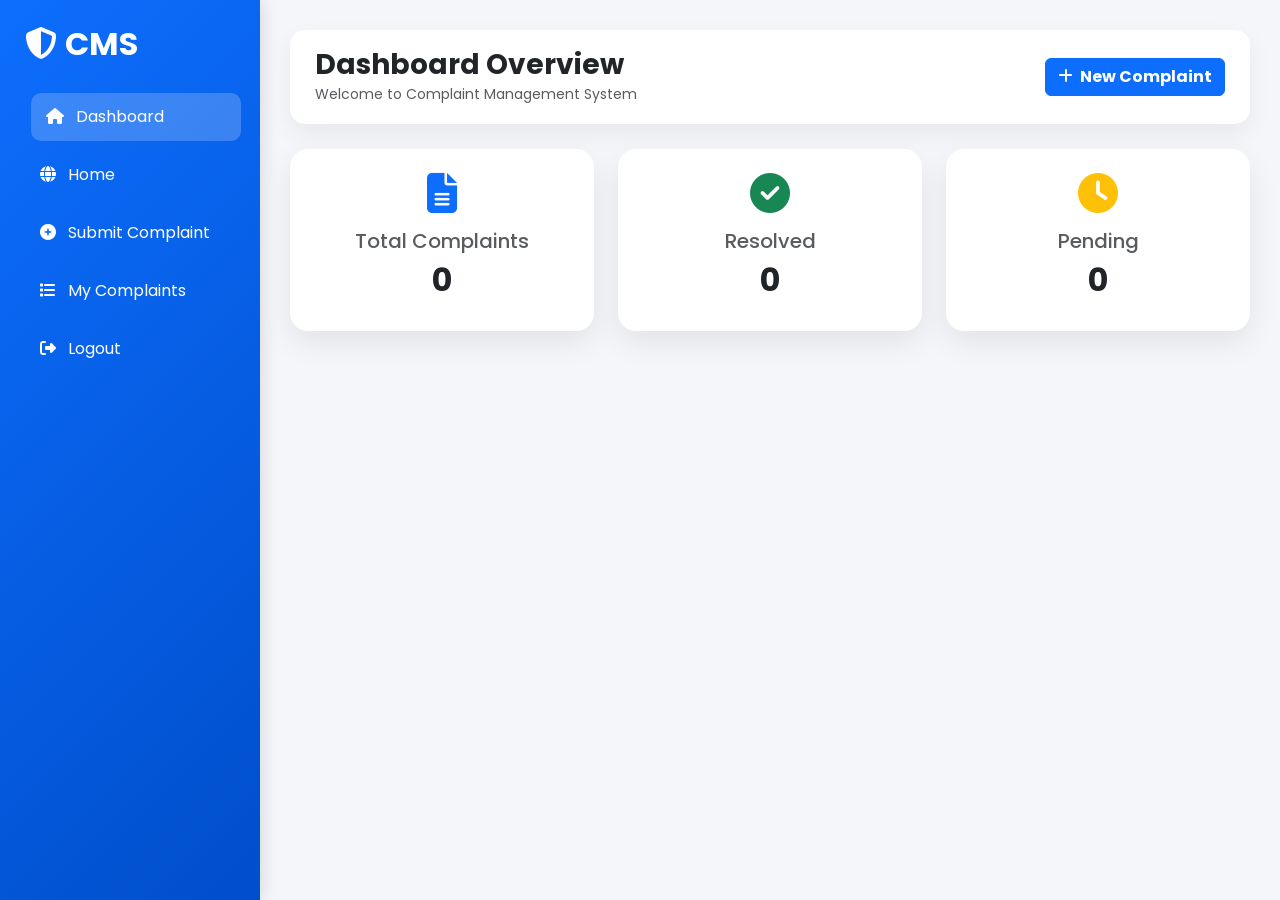
<file: dashboard.html>
<!DOCTYPE html>
<html lang="en">

<head>
    <meta charset="UTF-8">
    <meta name="viewport" content="width=device-width, initial-scale=1.0">
    <title>Dashboard | CMS</title>

    <!-- Bootstrap CSS -->
    <link href="https://cdn.jsdelivr.net/npm/bootstrap@5.3.3/dist/css/bootstrap.min.css" rel="stylesheet">

    <!-- Google Font -->
    <link href="https://fonts.googleapis.com/css2?family=Poppins:wght@300;400;600;700&display=swap" rel="stylesheet">

    <!-- Font Awesome Icons -->
    <link rel="stylesheet" href="https://cdnjs.cloudflare.com/ajax/libs/font-awesome/6.5.0/css/all.min.css">

    <style>
        body {
            margin: 0;
            font-family: 'Poppins', sans-serif;
            background: #f4f6f9;
        }

        /* SIDEBAR */
        .sidebar {
            width: 260px;
            height: 100vh;
            background: linear-gradient(135deg, #0d6efd, #004ecb);
            position: fixed;
            left: 0;
            top: 0;
            color: white;
            padding: 25px;
            box-shadow: 4px 0 15px rgba(0, 0, 0, 0.1);
            z-index: 1000;
        }

        .sidebar h2 {
            font-weight: 700;
            margin-bottom: 30px;
        }

        .sidebar a {
            display: block;
            color: white;
            text-decoration: none;
            padding: 12px 15px;
            margin-bottom: 10px;
            border-radius: 10px;
            transition: 0.3s;
        }

        .sidebar a:hover,
        .sidebar a.active-link {
            background: rgba(255, 255, 255, 0.2);
            transform: translateX(6px);
        }

        /* MAIN */
        .main {
            margin-left: 260px;
            padding: 30px;
        }

        /* TOPBAR */
        .topbar {
            background: white;
            padding: 18px 25px;
            border-radius: 15px;
            margin-bottom: 25px;
            box-shadow: 0 10px 25px rgba(0, 0, 0, 0.06);
        }

        /* CARDS */
        .card-box {
            border: none;
            border-radius: 18px;
            box-shadow: 0 12px 30px rgba(0, 0, 0, 0.08);
            transition: 0.3s;
        }

        .card-box:hover {
            transform: translateY(-8px);
        }

        /* RESPONSIVE */
        @media(max-width:768px) {
            .sidebar {
                width: 100%;
                height: auto;
                position: relative;
                text-align: center;
                padding: 20px;
            }

            .sidebar a:hover,
            .sidebar a.active-link {
                transform: none;
            }

            .main {
                margin-left: 0;
                padding: 20px 15px;
            }
        }
    </style>

</head>

<body>

    <!-- SIDEBAR -->
    <div class="sidebar">
        <h2><i class="fas fa-shield-alt me-2"></i>CMS</h2>

        <a href="dashboard.html" class="active-link"><i class="fas fa-home me-2"></i> Dashboard</a>
        <a href="index.html"><i class="fas fa-globe me-2"></i> Home</a>
        <a href="submitcomplaint.html"><i class="fas fa-plus-circle me-2"></i> Submit Complaint</a>
        <a href="mycomplaints.html"><i class="fas fa-list me-2"></i> My Complaints</a>
        <a href="#" onclick="logoutUser()"><i class="fas fa-sign-out-alt me-2"></i> Logout</a>
    </div>

    <!-- MAIN -->
    <div class="main">

        <div class="topbar d-flex justify-content-between align-items-center">
            <div>
                <h3 class="m-0 fw-bold">Dashboard Overview</h3>
                <small class="text-muted" id="welcomeUser">Welcome to Complaint Management System</small>
            </div>
            <div>
                <a href="submitcomplaint.html" class="btn btn-primary fw-bold">
                    <i class="fas fa-plus me-1"></i> New Complaint
                </a>
            </div>
        </div>

        <div class="row g-4">

            <div class="col-md-4">
                <div class="card card-box p-4 text-center">
                    <i class="fas fa-file-alt fs-1 text-primary mb-3"></i>
                    <h5 class="text-muted">Total Complaints</h5>
                    <h2 class="fw-bold text-dark" id="totalCount">0</h2>
                </div>
            </div>

            <div class="col-md-4">
                <div class="card card-box p-4 text-center">
                    <i class="fas fa-check-circle fs-1 text-success mb-3"></i>
                    <h5 class="text-muted">Resolved</h5>
                    <h2 class="fw-bold text-dark" id="resolvedCount">0</h2>
                </div>
            </div>

            <div class="col-md-4">
                <div class="card card-box p-4 text-center">
                    <i class="fas fa-clock fs-1 text-warning mb-3"></i>
                    <h5 class="text-muted">Pending</h5>
                    <h2 class="fw-bold text-dark" id="pendingCount">0</h2>
                </div>
            </div>

        </div>

    </div>

    <!-- Bootstrap JS Bundle -->
    <script src="https://cdn.jsdelivr.net/npm/bootstrap@5.3.3/dist/js/bootstrap.bundle.min.js"></script>

    <!-- DYNAMIC SCRIPT -->
    <script>
        document.addEventListener("DOMContentLoaded", function () {
            // Fetch User Details
            const currentUser = JSON.parse(localStorage.getItem("currentUser"));
            if (currentUser && currentUser.email) {
                document.getElementById("welcomeUser").innerText = "Welcome back, " + currentUser.email;
            }

            // Fetch Complaints Data
            const complaints = JSON.parse(localStorage.getItem("complaints")) || [];

            const total = complaints.length;
            const resolved = complaints.filter(c => c.status === "Resolved").length;
            const pending = complaints.filter(c => c.status === "Pending" || !c.status).length;

            document.getElementById("totalCount").innerText = total;
            document.getElementById("resolvedCount").innerText = resolved;
            document.getElementById("pendingCount").innerText = pending;
        });

        function logoutUser() {
            localStorage.removeItem("currentUser");
            window.location.href = "login.html";
        }
    </script>

</body>

</html>
</file>
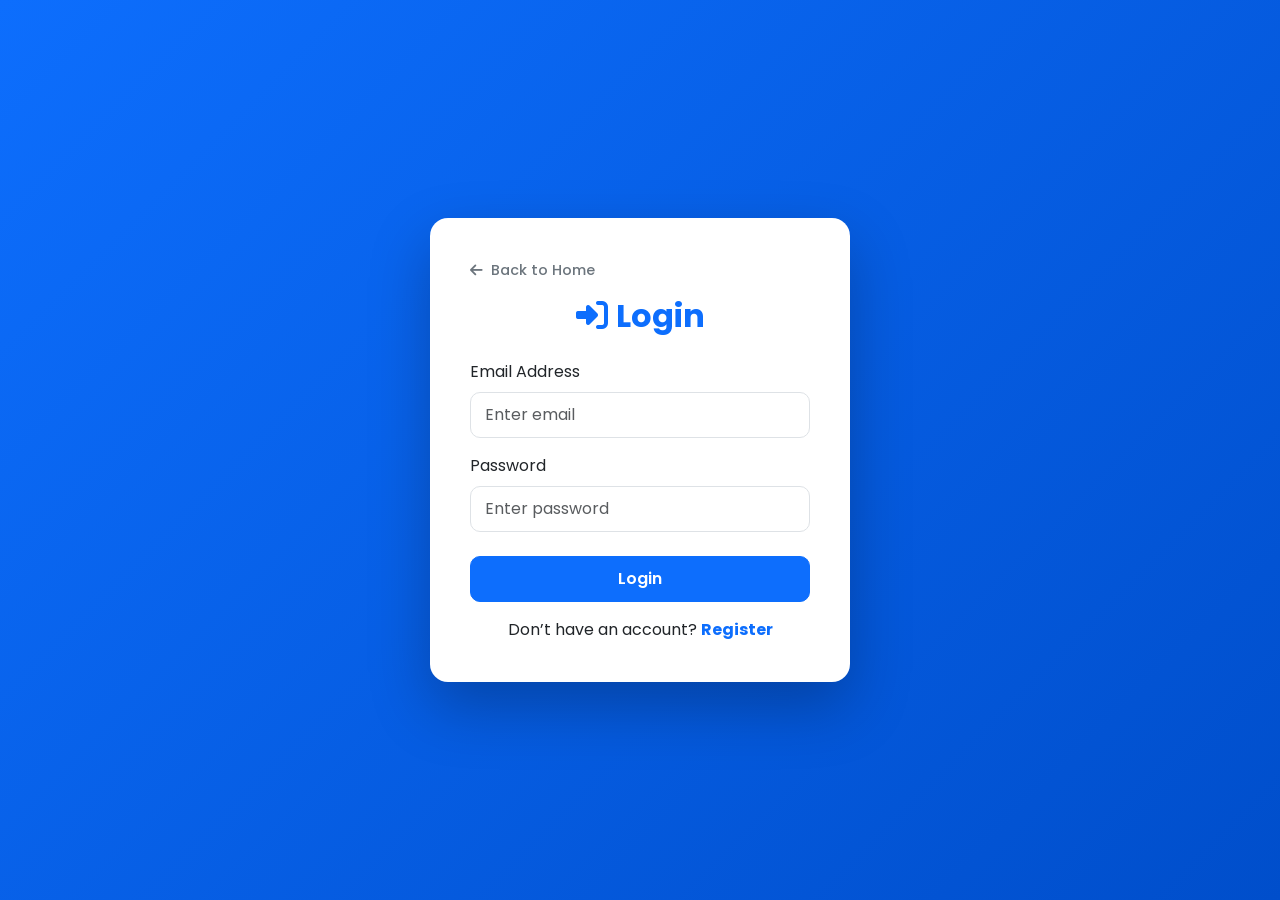
<file: login.html>
<!DOCTYPE html>
<html lang="en">

<head>
    <meta charset="UTF-8">
    <meta name="viewport" content="width=device-width, initial-scale=1.0">
    <title>Login | CMS</title>

    <!-- Bootstrap CSS -->
    <link href="https://cdn.jsdelivr.net/npm/bootstrap@5.3.3/dist/css/bootstrap.min.css" rel="stylesheet">

    <!-- Google Font -->
    <link href="https://fonts.googleapis.com/css2?family=Poppins:wght@300;400;600;700&display=swap" rel="stylesheet">

    <!-- Font Awesome Icons -->
    <link rel="stylesheet" href="https://cdnjs.cloudflare.com/ajax/libs/font-awesome/6.5.0/css/all.min.css">

    <style>
        body {
            margin: 0;
            font-family: 'Poppins', sans-serif;
            background: linear-gradient(135deg, #0d6efd, #004ecb);
            height: 100vh;
            display: flex;
            align-items: center;
            justify-content: center;
        }

        /* LOGIN CARD */
        .login-box {
            background: #fff;
            padding: 40px;
            border-radius: 18px;
            width: 100%;
            max-width: 420px;
            box-shadow: 0 25px 60px rgba(0, 0, 0, 0.25);
            animation: fadeIn 0.7s ease-in-out;
            position: relative;
        }

        /* TITLE */
        .login-box h2 {
            font-weight: 700;
            text-align: center;
            margin-bottom: 25px;
            color: #0d6efd;
        }

        /* INPUT */
        .form-control {
            padding: 10px 14px;
            border-radius: 10px;
            transition: 0.3s;
        }

        .form-control:focus {
            border-color: #0d6efd;
            box-shadow: 0 0 10px rgba(13, 110, 253, 0.3);
        }

        /* BUTTON */
        .btn-primary {
            width: 100%;
            padding: 10px;
            font-weight: 600;
            border-radius: 10px;
            transition: 0.3s;
        }

        .btn-primary:hover {
            background: #004ecb;
            transform: scale(1.02);
        }

        /* LINK */
        .login-box a {
            text-decoration: none;
            font-weight: 500;
        }

        .back-home {
            display: inline-block;
            margin-bottom: 15px;
            color: #6c757d;
            font-size: 0.9rem;
            transition: 0.2s;
        }

        .back-home:hover {
            color: #0d6efd;
        }

        /* ANIMATION */
        @keyframes fadeIn {
            from {
                opacity: 0;
                transform: translateY(20px);
            }

            to {
                opacity: 1;
                transform: translateY(0);
            }
        }
    </style>
</head>

<body>

    <div class="login-box">

        <a href="index.html" class="back-home">
            <i class="fas fa-arrow-left me-1"></i> Back to Home
        </a>

        <h2><i class="fas fa-right-to-bracket me-2"></i>Login</h2>

        <!-- FORM WITH REDIRECT -->
        <form onsubmit="return loginUser(event)">

            <div class="mb-3">
                <label for="email" class="form-label">Email Address</label>
                <input type="email" id="email" class="form-control" placeholder="Enter email" required>
            </div>

            <div class="mb-3">
                <label for="password" class="form-label">Password</label>
                <input type="password" id="password" class="form-control" placeholder="Enter password" required>
            </div>

            <button type="submit" class="btn btn-primary mt-2">Login</button>

            <p class="text-center mt-3 mb-0">
                Don’t have an account?
                <a href="register.html" class="fw-bold">Register</a>
            </p>

        </form>

    </div>

    <!-- Bootstrap JS Bundle -->
    <script src="https://cdn.jsdelivr.net/npm/bootstrap@5.3.3/dist/js/bootstrap.bundle.min.js"></script>

    <!-- SCRIPT -->
    <script>
        function loginUser(event) {
            if (event) event.preventDefault();
            window.location.href = "dashboard.html";
            return false;
        }
    </script>

</body>

</html>
</file>
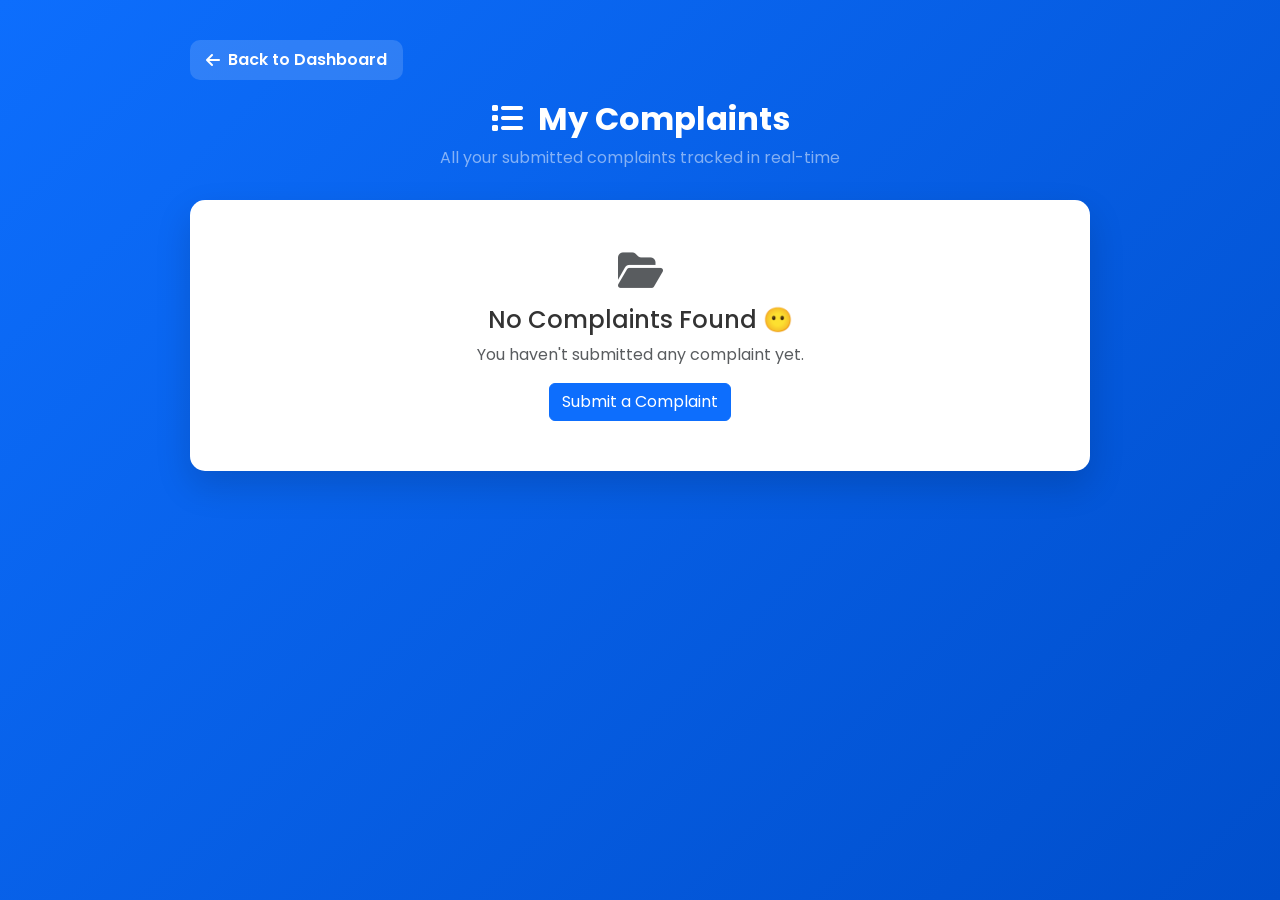
<file: mycomplaints.html>
<!DOCTYPE html>
<html lang="en">

<head>
    <meta charset="UTF-8">
    <meta name="viewport" content="width=device-width, initial-scale=1.0">
    <title>My Complaints | CMS</title>

    <!-- Bootstrap CSS -->
    <link href="https://cdn.jsdelivr.net/npm/bootstrap@5.3.3/dist/css/bootstrap.min.css" rel="stylesheet">

    <!-- Google Font -->
    <link href="https://fonts.googleapis.com/css2?family=Poppins:wght@300;400;600;700&display=swap" rel="stylesheet">

    <!-- Font Awesome Icons -->
    <link rel="stylesheet" href="https://cdnjs.cloudflare.com/ajax/libs/font-awesome/6.5.0/css/all.min.css">

    <style>
        body {
            margin: 0;
            font-family: 'Poppins', sans-serif;
            background: linear-gradient(135deg, #0d6efd, #004ecb);
            min-height: 100vh;
            padding: 40px 20px;
            color: white;
        }

        .header {
            text-align: center;
            margin-bottom: 30px;
            animation: fadeDown 0.5s ease;
            position: relative;
        }

        .header h2 {
            font-weight: 700;
        }

        .wrapper {
            max-width: 900px;
            margin: auto;
        }

        .card-box {
            background: white;
            color: #333;
            border: none;
            border-radius: 15px;
            padding: 22px;
            margin-bottom: 18px;
            box-shadow: 0 15px 35px rgba(0, 0, 0, 0.15);
            transition: 0.3s;
            animation: fadeUp 0.4s ease;
        }

        .card-box:hover {
            transform: translateY(-6px);
        }

        .empty {
            text-align: center;
            padding: 50px;
            background: white;
            color: #333;
            border-radius: 15px;
            box-shadow: 0 15px 35px rgba(0, 0, 0, 0.15);
        }

        .back-link {
            display: inline-flex;
            align-items: center;
            color: white;
            text-decoration: none;
            font-weight: 600;
            margin-bottom: 20px;
            background: rgba(255, 255, 255, 0.15);
            padding: 8px 16px;
            border-radius: 10px;
            transition: 0.3s;
        }

        .back-link:hover {
            background: rgba(255, 255, 255, 0.3);
            color: white;
        }

        .btn-delete {
            color: #dc3545;
            background: rgba(220, 53, 69, 0.1);
            border: none;
            padding: 6px 12px;
            border-radius: 8px;
            transition: 0.2s;
        }

        .btn-delete:hover {
            background: #dc3545;
            color: white;
        }

        @keyframes fadeUp {
            from {
                opacity: 0;
                transform: translateY(20px);
            }

            to {
                opacity: 1;
                transform: translateY(0);
            }
        }

        @keyframes fadeDown {
            from {
                opacity: 0;
                transform: translateY(-20px);
            }

            to {
                opacity: 1;
                transform: translateY(0);
            }
        }

        .badge-id {
            background: #0d6efd;
            padding: 6px 12px;
            border-radius: 8px;
            font-weight: 600;
        }

        .badge-status {
            background: #ffc107;
            color: #000;
            padding: 5px 10px;
            border-radius: 8px;
            font-size: 0.8rem;
            font-weight: 600;
        }
    </style>
</head>

<body>

    <div class="wrapper">

        <a href="dashboard.html" class="back-link">
            <i class="fas fa-arrow-left me-2"></i> Back to Dashboard
        </a>

        <div class="header">
            <h2>
                <i class="fas fa-list me-2"></i>
                My Complaints
            </h2>

            <p class="text-white-50">
                All your submitted complaints tracked in real-time
            </p>
        </div>

        <div id="list"></div>

    </div>

    <!-- Bootstrap JS Bundle -->
    <script src="https://cdn.jsdelivr.net/npm/bootstrap@5.3.3/dist/js/bootstrap.bundle.min.js"></script>

    <script>
        function loadComplaints() {
            const listDiv = document.getElementById("list");
            let complaints = JSON.parse(localStorage.getItem("complaints")) || [];

            if (complaints.length === 0) {
                listDiv.innerHTML = `
                    <div class="empty">
                        <i class="fas fa-folder-open fs-1 text-muted mb-3"></i>
                        <h4>No Complaints Found 😶</h4>
                        <p class="text-muted mb-3">You haven't submitted any complaint yet.</p>
                        <a href="submitcomplaint.html" class="btn btn-primary">Submit a Complaint</a>
                    </div>
                `;
                return;
            }

            let html = "";

            // আসল Index ট্রাক করার জন্য reverse করার আগের Index সংরক্ষণ করা হয়েছে
            [...complaints].reverse().forEach((c, index) => {
                let originalIndex = complaints.length - 1 - index;

                html += `
                    <div class="card-box">
                        <div class="d-flex justify-content-between align-items-center mb-2">
                            <h5 class="fw-bold m-0 text-primary">${c.title || "No Title"}</h5>
                            <div>
                                <span class="badge-status me-2">Pending</span>
                                <span class="badge-id text-white">#${originalIndex + 1}</span>
                            </div>
                        </div>

                        <p class="mb-2">
                            <strong><i class="fas fa-user me-1 text-muted"></i> Name:</strong> ${c.name || "Unknown"}
                        </p>

                        <p class="text-secondary mb-3">
                            ${c.details || "No details available"}
                        </p>

                        <div class="d-flex justify-content-between align-items-center border-top pt-2">
                            <small class="text-muted">
                                <i class="fas fa-calendar-alt me-1"></i> ${c.date || "No date"}
                            </small>
                            <button class="btn-delete" onclick="deleteComplaint(${originalIndex})">
                                <i class="fas fa-trash-alt me-1"></i> Delete
                            </button>
                        </div>
                    </div>
                `;
            });

            listDiv.innerHTML = html;
        }

        function deleteComplaint(index) {
            if (confirm("Are you sure you want to delete this complaint?")) {
                let complaints = JSON.parse(localStorage.getItem("complaints")) || [];
                complaints.splice(index, 1);
                localStorage.setItem("complaints", JSON.stringify(complaints));
                loadComplaints();
            }
        }

        window.addEventListener("DOMContentLoaded", loadComplaints);
    </script>

</body>

</html>
</file>
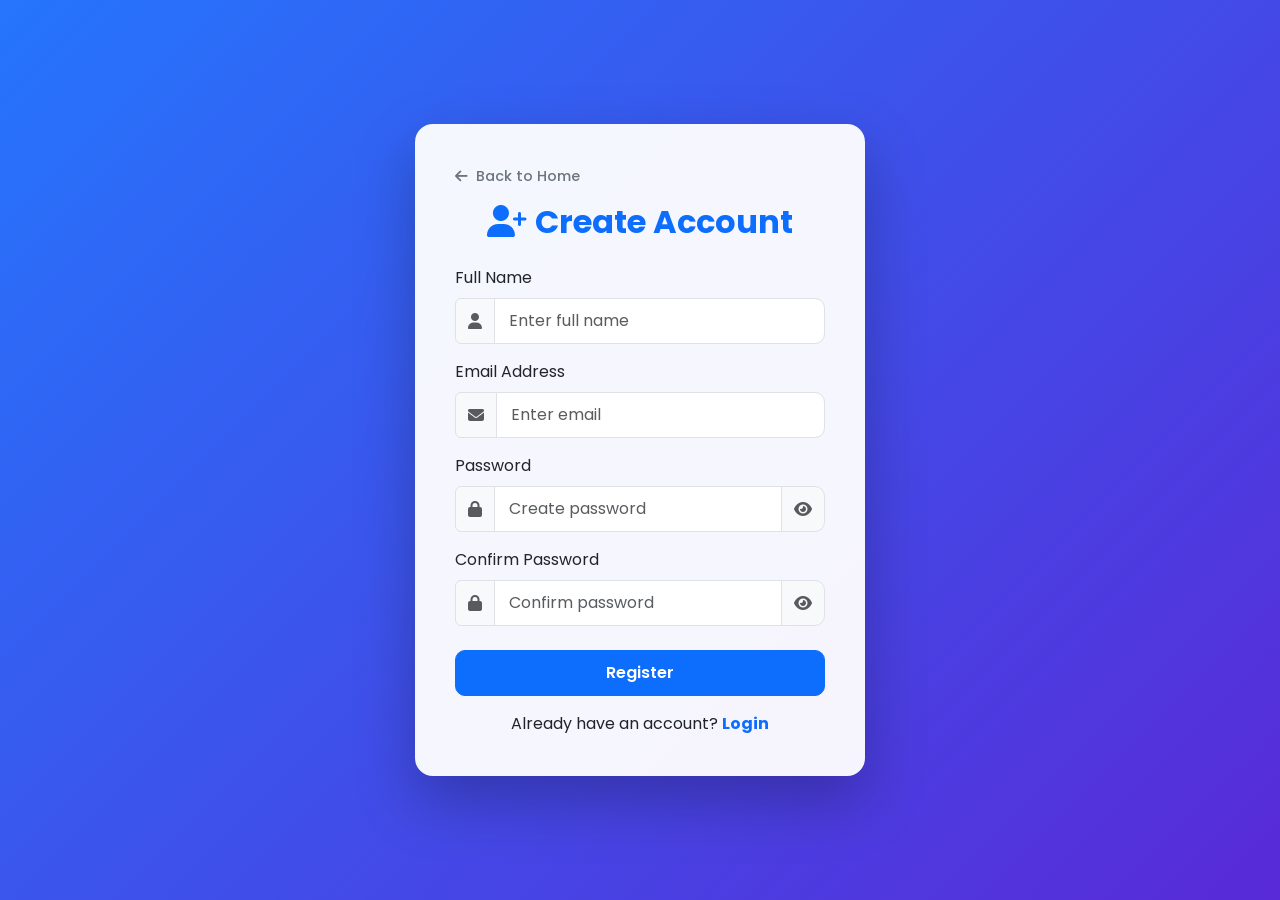
<file: register.html>
<!DOCTYPE html>
<html lang="en">

<head>
    <meta charset="UTF-8">
    <meta name="viewport" content="width=device-width, initial-scale=1.0">
    <title>Register | CMS</title>

    <!-- Bootstrap CSS -->
    <link href="https://cdn.jsdelivr.net/npm/bootstrap@5.3.3/dist/css/bootstrap.min.css" rel="stylesheet">

    <!-- Google Font -->
    <link href="https://fonts.googleapis.com/css2?family=Poppins:wght@300;400;600;700&display=swap" rel="stylesheet">

    <!-- Font Awesome Icons -->
    <link rel="stylesheet" href="https://cdnjs.cloudflare.com/ajax/libs/font-awesome/6.5.0/css/all.min.css">

    <style>
        body {
            margin: 0;
            font-family: 'Poppins', sans-serif;
            min-height: 100vh;
            display: flex;
            align-items: center;
            justify-content: center;
            background: linear-gradient(-45deg, #0d6efd, #004ecb, #6a11cb, #2575fc);
            background-size: 400% 400%;
            animation: gradientBG 10s ease infinite;
            padding: 30px 20px;
        }

        /* BACKGROUND ANIMATION */
        @keyframes gradientBG {
            0% {
                background-position: 0% 50%;
            }

            50% {
                background-position: 100% 50%;
            }

            100% {
                background-position: 0% 50%;
            }
        }

        /* REGISTER BOX */
        .register-box {
            background: rgba(255, 255, 255, 0.95);
            padding: 40px;
            border-radius: 18px;
            width: 100%;
            max-width: 450px;
            box-shadow: 0 25px 60px rgba(0, 0, 0, 0.25);
            animation: fadeIn 0.8s ease-in-out;
            position: relative;
        }

        /* TITLE */
        .register-box h2 {
            font-weight: 700;
            text-align: center;
            margin-bottom: 25px;
            color: #0d6efd;
        }

        /* INPUT */
        .form-control {
            padding: 10px 14px;
            border-radius: 10px;
            transition: 0.3s;
        }

        .form-control:focus {
            border-color: #0d6efd;
            box-shadow: 0 0 12px rgba(13, 110, 253, 0.3);
        }

        /* BUTTON */
        .btn-primary {
            width: 100%;
            padding: 10px;
            font-weight: 600;
            border-radius: 10px;
            transition: 0.3s;
        }

        .btn-primary:hover {
            background: #004ecb;
            transform: scale(1.02);
        }

        /* LINK */
        .register-box a {
            text-decoration: none;
            font-weight: 500;
        }

        .back-home {
            display: inline-block;
            margin-bottom: 15px;
            color: #6c757d;
            font-size: 0.9rem;
            transition: 0.2s;
        }

        .back-home:hover {
            color: #0d6efd;
        }

        .toggle-password {
            cursor: pointer;
            border-top-right-radius: 10px;
            border-bottom-right-radius: 10px;
        }

        /* ANIMATION */
        @keyframes fadeIn {
            from {
                opacity: 0;
                transform: translateY(25px);
            }

            to {
                opacity: 1;
                transform: translateY(0);
            }
        }
    </style>

</head>

<body>

    <div class="register-box">

        <a href="index.html" class="back-home">
            <i class="fas fa-arrow-left me-1"></i> Back to Home
        </a>

        <h2><i class="fas fa-user-plus me-2"></i>Create Account</h2>

        <form onsubmit="return registerUser(event)">

            <div class="mb-3">
                <label for="fullname" class="form-label">Full Name</label>
                <div class="input-group">
                    <span class="input-group-text"><i class="fas fa-user text-muted"></i></span>
                    <input type="text" id="fullname" class="form-control" placeholder="Enter full name" required>
                </div>
            </div>

            <div class="mb-3">
                <label for="email" class="form-label">Email Address</label>
                <div class="input-group">
                    <span class="input-group-text"><i class="fas fa-envelope text-muted"></i></span>
                    <input type="email" id="email" class="form-control" placeholder="Enter email" required>
                </div>
            </div>

            <div class="mb-3">
                <label for="password" class="form-label">Password</label>
                <div class="input-group">
                    <span class="input-group-text"><i class="fas fa-lock text-muted"></i></span>
                    <input type="password" id="password" class="form-control" placeholder="Create password"
                        minlength="6" required>
                    <span class="input-group-text toggle-password" onclick="toggleVisibility('password', 'eyeIcon1')">
                        <i class="fas fa-eye text-muted" id="eyeIcon1"></i>
                    </span>
                </div>
            </div>

            <div class="mb-3">
                <label for="confirmPassword" class="form-label">Confirm Password</label>
                <div class="input-group">
                    <span class="input-group-text"><i class="fas fa-lock text-muted"></i></span>
                    <input type="password" id="confirmPassword" class="form-control" placeholder="Confirm password"
                        required>
                    <span class="input-group-text toggle-password"
                        onclick="toggleVisibility('confirmPassword', 'eyeIcon2')">
                        <i class="fas fa-eye text-muted" id="eyeIcon2"></i>
                    </span>
                </div>
            </div>

            <button type="submit" class="btn btn-primary mt-2">Register</button>

            <p class="text-center mt-3 mb-0">
                Already have an account?
                <a href="login.html" class="fw-bold">Login</a>
            </p>

        </form>

    </div>

    <!-- Bootstrap JS Bundle -->
    <script src="https://cdn.jsdelivr.net/npm/bootstrap@5.3.3/dist/js/bootstrap.bundle.min.js"></script>

    <script>
        function registerUser(event) {
            if (event) event.preventDefault();

            const name = document.getElementById("fullname").value.trim();
            const email = document.getElementById("email").value.trim();
            const password = document.getElementById("password").value;
            const confirmPassword = document.getElementById("confirmPassword").value;

            if (password !== confirmPassword) {
                alert("Passwords do not match!");
                return false;
            }

            let users = JSON.parse(localStorage.getItem("cms_users")) || [];

            // Check if user already exists
            const userExists = users.some(u => u.email === email);
            if (userExists) {
                alert("An account with this email already exists!");
                return false;
            }

            // Save new user data
            const newUser = {
                name: name,
                email: email,
                password: password,
                createdAt: new Date().toLocaleDateString()
            };

            users.push(newUser);
            localStorage.setItem("cms_users", JSON.stringify(users));

            alert("Registration Successful! Please Login.");
            window.location.href = "login.html";
            return false;
        }

        function toggleVisibility(inputId, eyeId) {
            const inputField = document.getElementById(inputId);
            const eyeIcon = document.getElementById(eyeId);

            if (inputField.type === "password") {
                inputField.type = "text";
                eyeIcon.classList.remove("fa-eye");
                eyeIcon.classList.add("fa-eye-slash");
            } else {
                inputField.type = "password";
                eyeIcon.classList.remove("fa-eye-slash");
                eyeIcon.classList.add("fa-eye");
            }
        }
    </script>

</body>

</html>
</file>
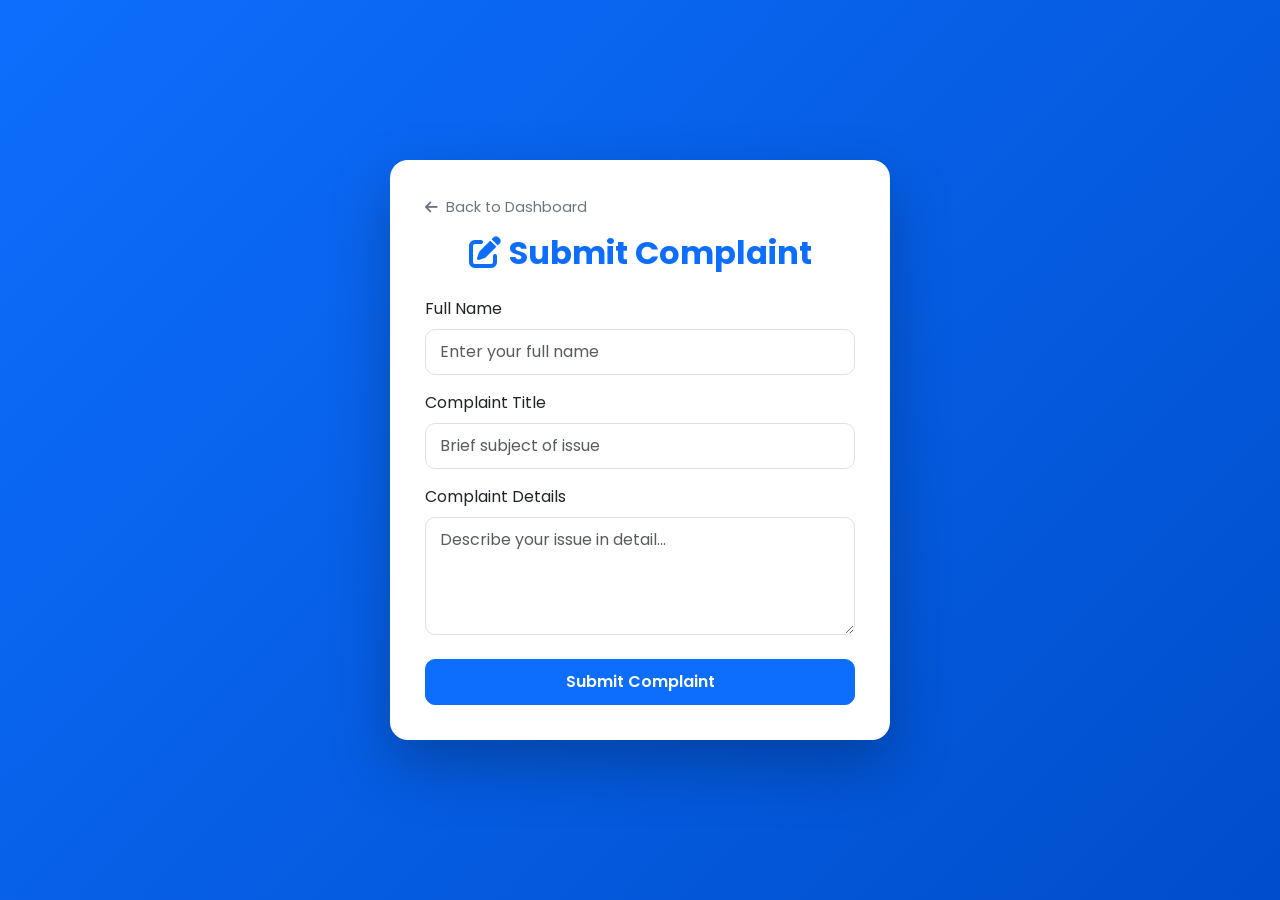
<file: submitcomplaint.html>
<!DOCTYPE html>
<html lang="en">

<head>
    <meta charset="UTF-8">
    <meta name="viewport" content="width=device-width, initial-scale=1.0">
    <title>Submit Complaint | CMS</title>

    <!-- Bootstrap CSS -->
    <link href="https://cdn.jsdelivr.net/npm/bootstrap@5.3.3/dist/css/bootstrap.min.css" rel="stylesheet">

    <!-- Google Font -->
    <link href="https://fonts.googleapis.com/css2?family=Poppins:wght@300;400;600;700&display=swap" rel="stylesheet">

    <!-- Font Awesome Icons -->
    <link rel="stylesheet" href="https://cdnjs.cloudflare.com/ajax/libs/font-awesome/6.5.0/css/all.min.css">

    <style>
        body {
            margin: 0;
            font-family: 'Poppins', sans-serif;
            background: linear-gradient(135deg, #0d6efd, #004ecb);
            min-height: 100vh;
            display: flex;
            align-items: center;
            justify-content: center;
            padding: 20px;
        }

        /* FORM BOX */
        .complaint-box {
            background: white;
            padding: 35px;
            border-radius: 18px;
            width: 100%;
            max-width: 500px;
            box-shadow: 0 25px 60px rgba(0, 0, 0, 0.25);
            animation: fadeIn 0.6s ease-in-out;
            position: relative;
        }

        .complaint-box h2 {
            text-align: center;
            font-weight: 700;
            margin-bottom: 25px;
            color: #0d6efd;
        }

        .form-control {
            border-radius: 10px;
            padding: 10px 14px;
        }

        .form-control:focus {
            border-color: #0d6efd;
            box-shadow: 0 0 10px rgba(13, 110, 253, 0.3);
        }

        /* BUTTON */
        .btn-primary {
            width: 100%;
            padding: 10px;
            font-weight: 600;
            border-radius: 10px;
            transition: 0.3s;
        }

        .btn-primary:hover {
            background: #004ecb;
            transform: scale(1.02);
        }

        .back-dashboard {
            display: inline-block;
            margin-bottom: 15px;
            color: #6c757d;
            font-size: 0.9rem;
            text-decoration: none;
            transition: 0.2s;
        }

        .back-dashboard:hover {
            color: #0d6efd;
        }

        /* TOAST */
        .toast-box {
            position: fixed;
            top: 20px;
            right: 20px;
            background: #198754;
            color: white;
            padding: 12px 20px;
            border-radius: 10px;
            box-shadow: 0 10px 25px rgba(0, 0, 0, 0.2);
            opacity: 0;
            transform: translateY(-20px);
            transition: 0.4s;
            z-index: 1000;
        }

        .toast-box.show {
            opacity: 1;
            transform: translateY(0);
        }

        @keyframes fadeIn {
            from {
                opacity: 0;
                transform: translateY(20px);
            }

            to {
                opacity: 1;
                transform: translateY(0);
            }
        }
    </style>

</head>

<body>

    <!-- TOAST -->
    <div id="toast" class="toast-box">
        <i class="fas fa-check-circle me-2"></i> Complaint Submitted Successfully!
    </div>

    <!-- FORM -->
    <div class="complaint-box">

        <a href="dashboard.html" class="back-dashboard">
            <i class="fas fa-arrow-left me-1"></i> Back to Dashboard
        </a>

        <h2><i class="fas fa-pen-to-square me-2"></i>Submit Complaint</h2>

        <form onsubmit="return submitComplaint(event)">

            <div class="mb-3">
                <label for="name" class="form-label">Full Name</label>
                <input id="name" type="text" class="form-control" placeholder="Enter your full name" required>
            </div>

            <div class="mb-3">
                <label for="title" class="form-label">Complaint Title</label>
                <input id="title" type="text" class="form-control" placeholder="Brief subject of issue" required>
            </div>

            <div class="mb-3">
                <label for="details" class="form-label">Complaint Details</label>
                <textarea id="details" class="form-control" rows="4" placeholder="Describe your issue in detail..."
                    required></textarea>
            </div>

            <button type="submit" class="btn btn-primary mt-2">Submit Complaint</button>

        </form>

    </div>

    <!-- Bootstrap JS Bundle -->
    <script src="https://cdn.jsdelivr.net/npm/bootstrap@5.3.3/dist/js/bootstrap.bundle.min.js"></script>

    <script>
        function submitComplaint(event) {
            if (event) event.preventDefault();

            let name = document.getElementById("name").value;
            let title = document.getElementById("title").value;
            let details = document.getElementById("details").value;

            let complaint = {
                name: name,
                title: title,
                details: details,
                date: new Date().toLocaleString()
            };

            let complaints = JSON.parse(localStorage.getItem("complaints")) || [];
            complaints.push(complaint);
            localStorage.setItem("complaints", JSON.stringify(complaints));

            // show toast
            let toast = document.getElementById("toast");
            toast.classList.add("show");

            // redirect AFTER toast
            setTimeout(() => {
                window.location.href = "mycomplaints.html";
            }, 1200);

            return false;
        }
    </script>

</body>

</html>
</file>
